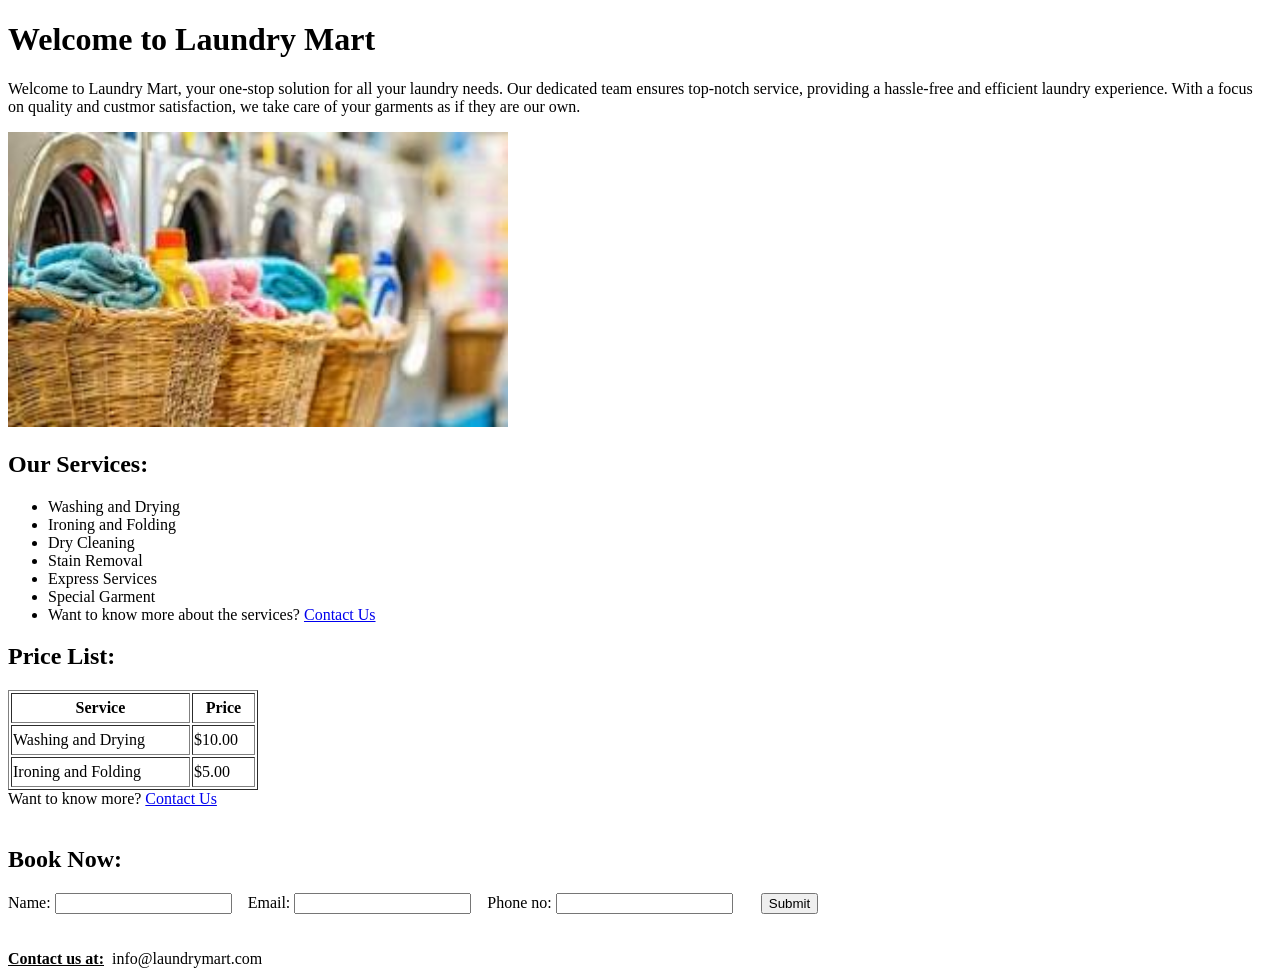
<file: task2/index.html>
<!DOCTYPE html>
<html lang="en">
<head>
    <meta charset="UTF-8">
    <meta name="viewport" content="width=device-width, initial-scale=1.0">
    <title>Task -2</title>
</head>
<body>
    <h1>Welcome to Laundry Mart</h1>

    <p>Welcome to Laundry Mart, your one-stop solution for all your laundry needs.
        Our dedicated team ensures top-notch service, providing a hassle-free and 
        efficient laundry experience. With a focus on quality and custmor satisfaction, 
        we take care of your garments as if they are our own.
    </p>

    <img
    src ="[data-uri]"
    alt = "Laundry" width = "500" />


    <h2>Our Services: </h2>
    <ul>
        <li>Washing and Drying</li>
        <li>Ironing and Folding</li>
        <li>Dry Cleaning</li>
        <li>Stain Removal</li>
        <li>Express Services</li>
        <li>Special Garment</li>
        <li>Want to know more about the services? <a href ="#contactus">Contact Us</a></li>
    </ul>

    <h2>Price List: </h2>
    <table border="" width = "250" height ="100">
        <tr>
            <th>Service</th>
            <th>Price</th>
        </tr>

        <tr>
            <td>Washing and Drying</td>
            <td>$10.00</td>
        </tr>

        <tr>
            <td>Ironing and Folding</td>
            <td>$5.00</td>
        </tr>
    </table>
    Want to know more? <a href ="#contactus">Contact Us</a>


    <br /><br />
    <h2>Book Now: </h2>
    <form action="">
        <label for="name">Name:</label>
        <input id ="name"type ="text" required/>

        &nbsp;&nbsp;
        <label for="email">Email:</label>
        <input id ="email"type ="email" required/>

        &nbsp;&nbsp;
        <lable for="num">Phone no:</lable>
        <input id ="num" type ="number" required/>

        &nbsp;&nbsp; &nbsp;&nbsp;
        <input type ="submit" />
    </form>


    <br /><br />
    <span id ="contactus"><strong><u>Contact us at:</u></strong> &nbsp;info@laundrymart.com</span>
    
    

</body>
</html>
</file>
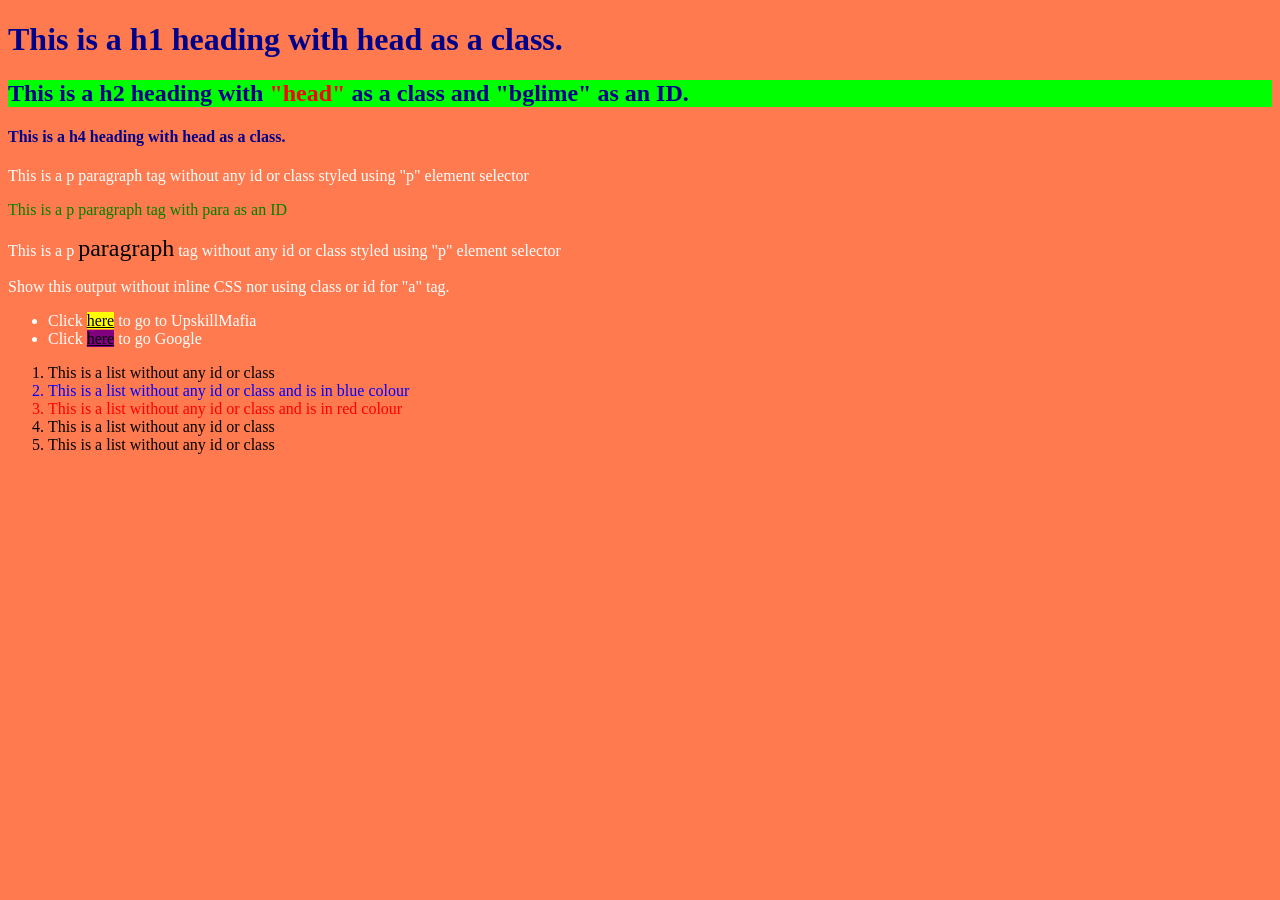
<file: task3/index.html>
<!DOCTYPE html>
<html lang="en">

<head>
    <meta charset="UTF-8">
    <meta name="viewport" content="width=device-width, initial-scale=1.0">
    <title>Task 3</title>
    <link rel="stylesheet" href="style.css">
</head>

<body>

    <h1 class="head">
        This is a h1 heading with head as a class.
    </h1>

    <h2 id="bglime" class="head">
        This is a h2 heading with <span>"head"</span> as a class and "bglime" as an ID.
    </h2>

    <h4 class="head">
        This is a h4 heading with head as a class.
    </h4>

    <p>
        This is a p paragraph tag without any id or class styled using "p" element selector
    </p>

    <p id="para">
        This is a p paragraph tag with para as an ID
    </p>

    <p>
        This is a p <span>paragraph</span> tag without any id or class styled using "p" element selector
    </p>

    <p>
        Show this output without inline CSS nor using class or id for "a" tag.
    </p>

    <ul>
        <li>Click <span>here</span> to go to UpskillMafia</li>
        <li>Click <span>here</span> to go Google</li>
    </ul>

    <ol>
        <li>This is a list without any id or class</li>
        <li>This is a list without any id or class and is in blue colour</li>
        <li>This is a list without any id or class and is in red colour</li>
        <li>This is a list without any id or class</li>
        <li>This is a list without any id or class</li>
    </ol>

</body>

</html>
</file>
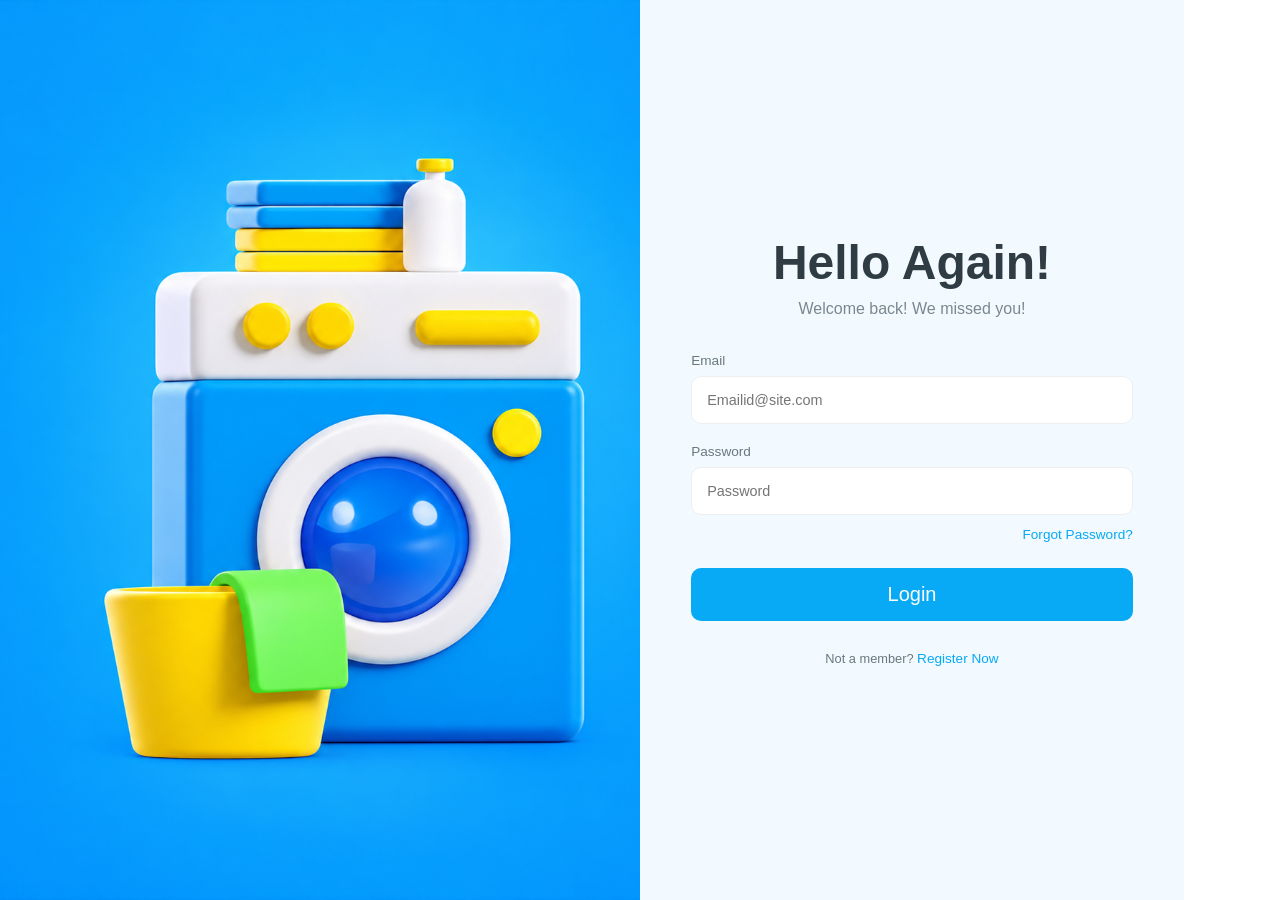
<file: task6/index.html>
<!DOCTYPE html>
<html lang="en">

<head>
    <meta charset="UTF-8">
    <meta name="viewport" content="width=device-width, initial-scale=1.0">
    <title>Laundry Mart Login</title>
    <link rel="stylesheet" href="style.css">
</head>

<body>
    <div class="container">
        <div class="left">
            <img src="laundry.png" alt="Laundry Image">
        </div>
        <div class="right">
            <h1>Hello Again!</h1>
            <p class="subtitle">Welcome back! We missed you!</p>

            <form>
                <label for="email">Email</label>
                <input type="email" id="email" placeholder="Emailid@site.com" required>

                <label for="password">Password</label>
                <input type="password" id="password" placeholder="Password" required>

                <p class="forgot">
                    <a href="#">Forgot Password?</a>
                </p>

                <button type="submit">Login</button>
            </form>

            <p class="register">
                Not a member? <a href="#">Register Now</a>
            </p>

        </div>
    </div>

</body>

</html>
</file>
<file: task3/style.css>
body {
    background-color: rgb(255, 122, 79);
}

.head {
    color: darkblue;
}

#bglime {
    background-color: lime;
}

#bglime span {
    color: red;
}

p {
    color: white;
}

#para {
    color: green;
}

p span {
    color: black;
    font-size: 24px;
}

ul {
    color: white;
}

ul li:first-child span {
    color: black;
    background-color: yellow;
    text-decoration: underline;
}

ul li:nth-child(2) span {
    color: black;
    background-color: purple;
    text-decoration: underline;
}

ol li:nth-child(2) {
    color: blue;
}

ol li:nth-child(3) {
    color: red;
}
</file>
<file: task6/style.css>
/* Remove default spacing */
* {
    box-sizing: border-box;
    margin: 0;
    padding: 0;
}

/* Center the main container using Flexbox */
body {
    height: 100vh;
    display: flex;
    justify-content: center;
    align-items: center;
    font-family: Arial, sans-serif;
}

/* Main split container */
.container {
    width: 85vw;
    height: 100vh;
    display: flex;
}

/* Left image section */
.left {
    width: 50%;
    /* background-color: #08a9f5; */
    display: flex;
    justify-content: center;
    align-items: center;
}

.left img {
    width: auto;
    height: 100%;
    object-fit: cover;
}

/* Right login section */
.right {
    width: 50%;
    background-color: #f2faff;
    padding: 4vw;

    display: flex;
    flex-direction: column;
    justify-content: center;
}

/* Heading */
.right h1 {
    text-align: center;
    font-size: 3rem;
    color: #303c43;
    margin-bottom: 10px;
}

/* Welcome message */
.subtitle {
    text-align: center;
    color: #7b8790;
    margin-bottom: 35px;
}

/* Form labels */
form label {
    display: block;
    font-size: 0.85rem;
    color: #697780;
    margin-bottom: 8px;
}

/* Input fields */
form input {
    width: 100%;
    padding: 15px;
    border: 1px solid #eeeeee;
    border-radius: 10px;
    background-color: white;
    font-size: 0.9rem;
    margin-bottom: 20px;
}

/* Forgot password link */
.forgot {
    text-align: right;
    margin-top: -10px;
    margin-bottom: 25px;
}

a {
    text-decoration: none;
    color: #08a9f5;
    font-size: 0.85rem;
}

/* Login button */
button {
    width: 100%;
    padding: 15px;
    border: none;
    border-radius: 10px;
    background-color: #08a9f5;
    color: white;
    font-size: 1.25rem;
    cursor: pointer;
}

button:hover {
    background-color: #078bd0;

}

/* Register message */
.register {
    text-align: center;
    font-size: 0.8rem;
    color: #697780;
    margin-top: 30px;
}
</file>
